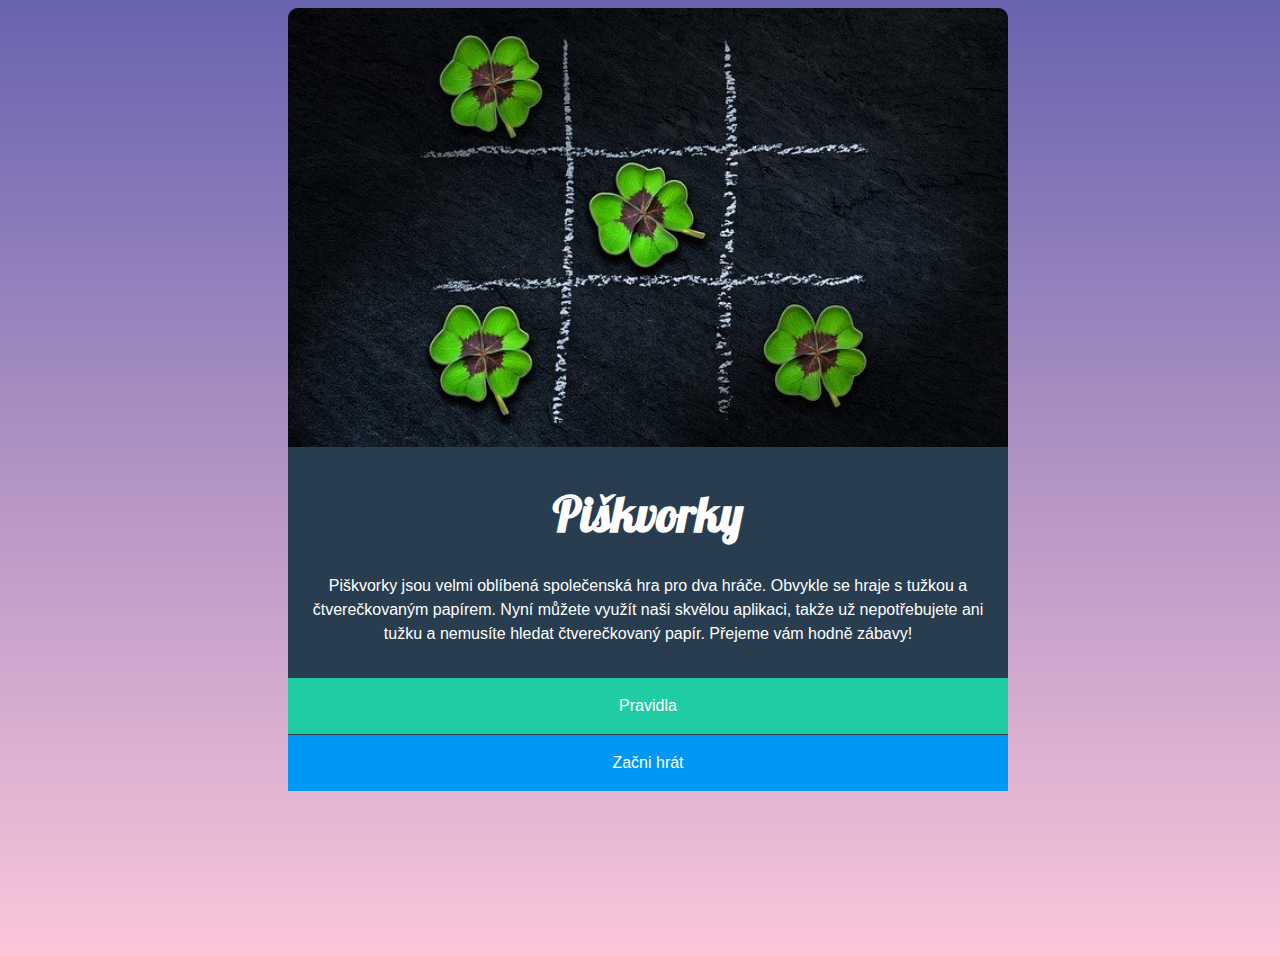
<file: index.html>
<!DOCTYPE html>
<html lang="cs">
  <head>
    <meta charset="UTF-8" />
    <meta name="viewport" content="width=device-width, initial-scale=1.0" />
    <meta http-equiv="X-UA-Compatible" content="ie=edge" />
    <title>Piškvorky</title>
    <link rel="preconnect" href="https://fonts.gstatic.com" />
    <link
      href="https://fonts.googleapis.com/css2?family=Lobster&display=swap"
      rel="stylesheet"
    />
    <link rel="stylesheet" type="text/css" href="styly.css" />
  </head>
  <body>
    <div class="flex-container">
      <header class="hlavicka">
        <img src="img/uvodni.jpeg" alt="piskvorky" />
      </header>
      <main class="stred">
        <h1 class="stred__nadpis">Piškvorky</h1>
        <p class="stred__odstavec">
          Piškvorky jsou velmi oblíbená společenská hra pro dva hráče. Obvykle
          se hraje s tužkou a čtverečkovaným papírem. Nyní můžete využít naši
          skvělou aplikaci, takže už nepotřebujete ani tužku a nemusíte hledat
          čtverečkovaný papír. Přejeme vám hodně zábavy!
        </p>
      </main>
      <div>
        <ul class="paticka">
          <li class="paticka__pravidla">
            <a href="pravidla.html">Pravidla</a>
          </li>
          <li class="paticka__zacni"><a href="hra.html">Začni hrát</a></li>
        </ul>
      </div>
    </div>
  </body>
</html>
</file>
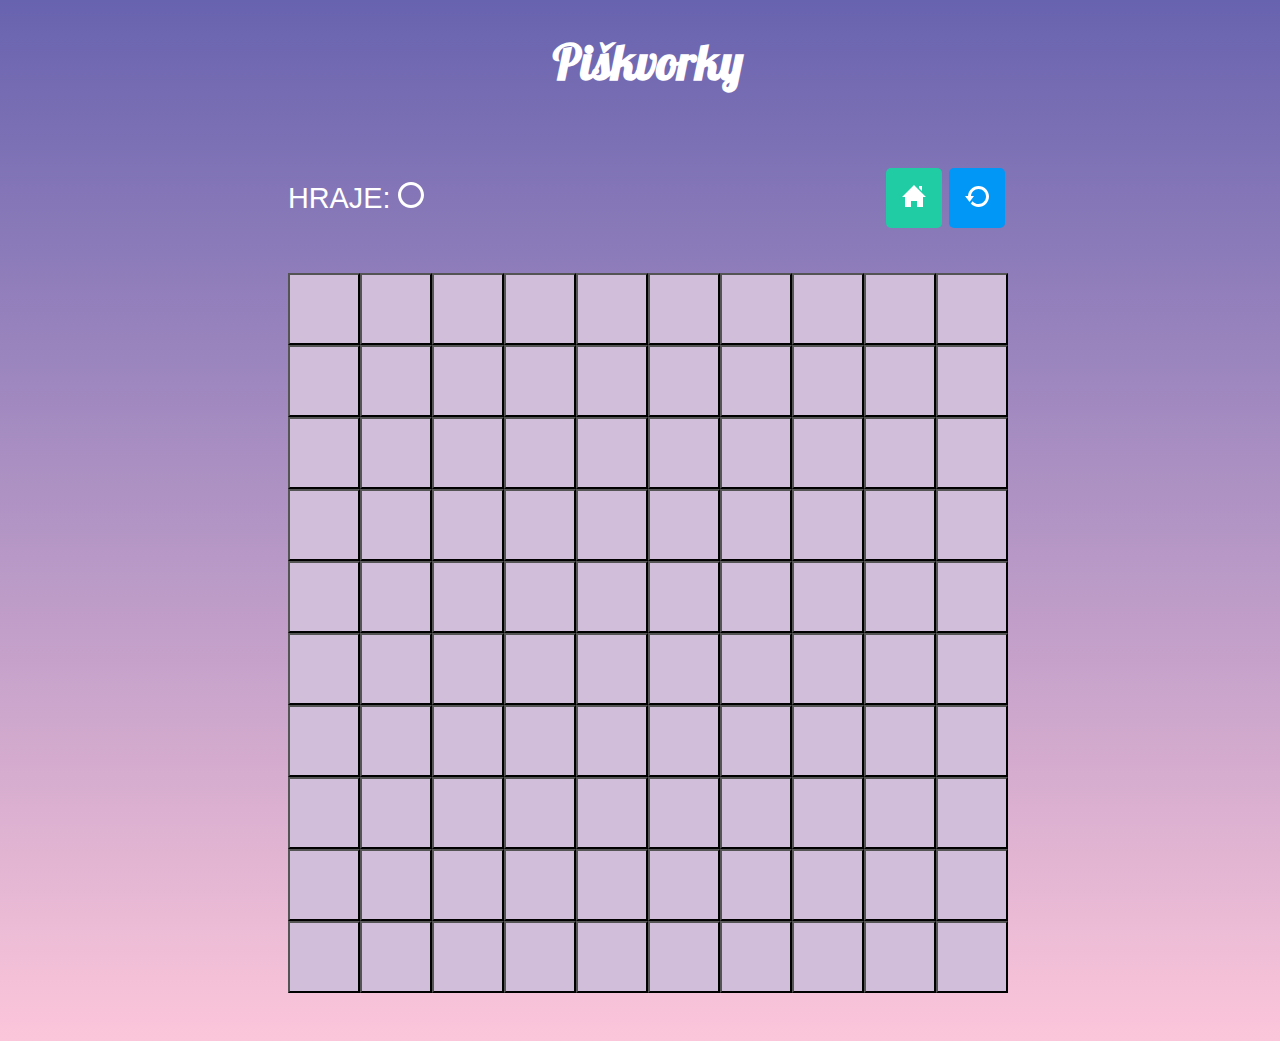
<file: hra.html>
<!DOCTYPE html>
<html lang="cs">
  <head>
    <meta charset="UTF-8" />
    <meta http-equiv="X-UA-Compatible" content="IE=edge" />
    <link rel="preconnect" href="https://fonts.gstatic.com" />
    <link
      href="https://fonts.googleapis.com/css2?family=Lobster&display=swap"
      rel="stylesheet"
    />
    <link rel="stylesheet" type="text/css" href="styly.css" />
    <meta name="viewport" content="width=device-width, initial-scale=1.0" />
    <title>Hraj</title>
  </head>
  <body>
    <div class="kontajner">
      <div class="hra">
        <header><h1>Piškvorky</h1></header>
      </div>

      <div class="hraje">
        <p>
          HRAJE:
          <img class="kolecko" src="img/circle.svg" alt="kolecko" />
        </p>

        <ul class="ikony">
          <li class="ikony--home">
            <a href="index.html"><img src="img/home.svg" alt="home" /></a>
          </li>
          <li class="ikony--restart">
            <a href="hra.html"><img src="img/restart.svg" alt="restart" /></a>
          </li>
        </ul>
      </div>

      <div class="ctverce">
        <button class="tlacitko"></button>
        <button class="tlacitko"></button>
        <button class="tlacitko"></button>
        <button class="tlacitko"></button>
        <button class="tlacitko"></button>
        <button class="tlacitko"></button>
        <button class="tlacitko"></button>
        <button class="tlacitko"></button>
        <button class="tlacitko"></button>
        <button class="tlacitko"></button>
        <button class="tlacitko"></button>
        <button class="tlacitko"></button>
        <button class="tlacitko"></button>
        <button class="tlacitko"></button>
        <button class="tlacitko"></button>
        <button class="tlacitko"></button>
        <button class="tlacitko"></button>
        <button class="tlacitko"></button>
        <button class="tlacitko"></button>
        <button class="tlacitko"></button>
        <button class="tlacitko"></button>
        <button class="tlacitko"></button>
        <button class="tlacitko"></button>
        <button class="tlacitko"></button>
        <button class="tlacitko"></button>
        <button class="tlacitko"></button>
        <button class="tlacitko"></button>
        <button class="tlacitko"></button>
        <button class="tlacitko"></button>
        <button class="tlacitko"></button>
        <button class="tlacitko"></button>
        <button class="tlacitko"></button>
        <button class="tlacitko"></button>
        <button class="tlacitko"></button>
        <button class="tlacitko"></button>
        <button class="tlacitko"></button>
        <button class="tlacitko"></button>
        <button class="tlacitko"></button>
        <button class="tlacitko"></button>
        <button class="tlacitko"></button>
        <button class="tlacitko"></button>
        <button class="tlacitko"></button>
        <button class="tlacitko"></button>
        <button class="tlacitko"></button>
        <button class="tlacitko"></button>
        <button class="tlacitko"></button>
        <button class="tlacitko"></button>
        <button class="tlacitko"></button>
        <button class="tlacitko"></button>
        <button class="tlacitko"></button>
        <button class="tlacitko"></button>
        <button class="tlacitko"></button>
        <button class="tlacitko"></button>
        <button class="tlacitko"></button>
        <button class="tlacitko"></button>
        <button class="tlacitko"></button>
        <button class="tlacitko"></button>
        <button class="tlacitko"></button>
        <button class="tlacitko"></button>
        <button class="tlacitko"></button>
        <button class="tlacitko"></button>
        <button class="tlacitko"></button>
        <button class="tlacitko"></button>
        <button class="tlacitko"></button>
        <button class="tlacitko"></button>
        <button class="tlacitko"></button>
        <button class="tlacitko"></button>
        <button class="tlacitko"></button>
        <button class="tlacitko"></button>
        <button class="tlacitko"></button>
        <button class="tlacitko"></button>
        <button class="tlacitko"></button>
        <button class="tlacitko"></button>
        <button class="tlacitko"></button>
        <button class="tlacitko"></button>
        <button class="tlacitko"></button>
        <button class="tlacitko"></button>
        <button class="tlacitko"></button>
        <button class="tlacitko"></button>
        <button class="tlacitko"></button>
        <button class="tlacitko"></button>
        <button class="tlacitko"></button>
        <button class="tlacitko"></button>
        <button class="tlacitko"></button>
        <button class="tlacitko"></button>
        <button class="tlacitko"></button>
        <button class="tlacitko"></button>
        <button class="tlacitko"></button>
        <button class="tlacitko"></button>
        <button class="tlacitko"></button>
        <button class="tlacitko"></button>
        <button class="tlacitko"></button>
        <button class="tlacitko"></button>
        <button class="tlacitko"></button>
        <button class="tlacitko"></button>
        <button class="tlacitko"></button>
        <button class="tlacitko"></button>
        <button class="tlacitko"></button>
        <button class="tlacitko"></button>
        <button class="tlacitko"></button>
      </div>
    </div>
    <script src="index.js"></script>
  </body>
</html>
</file>
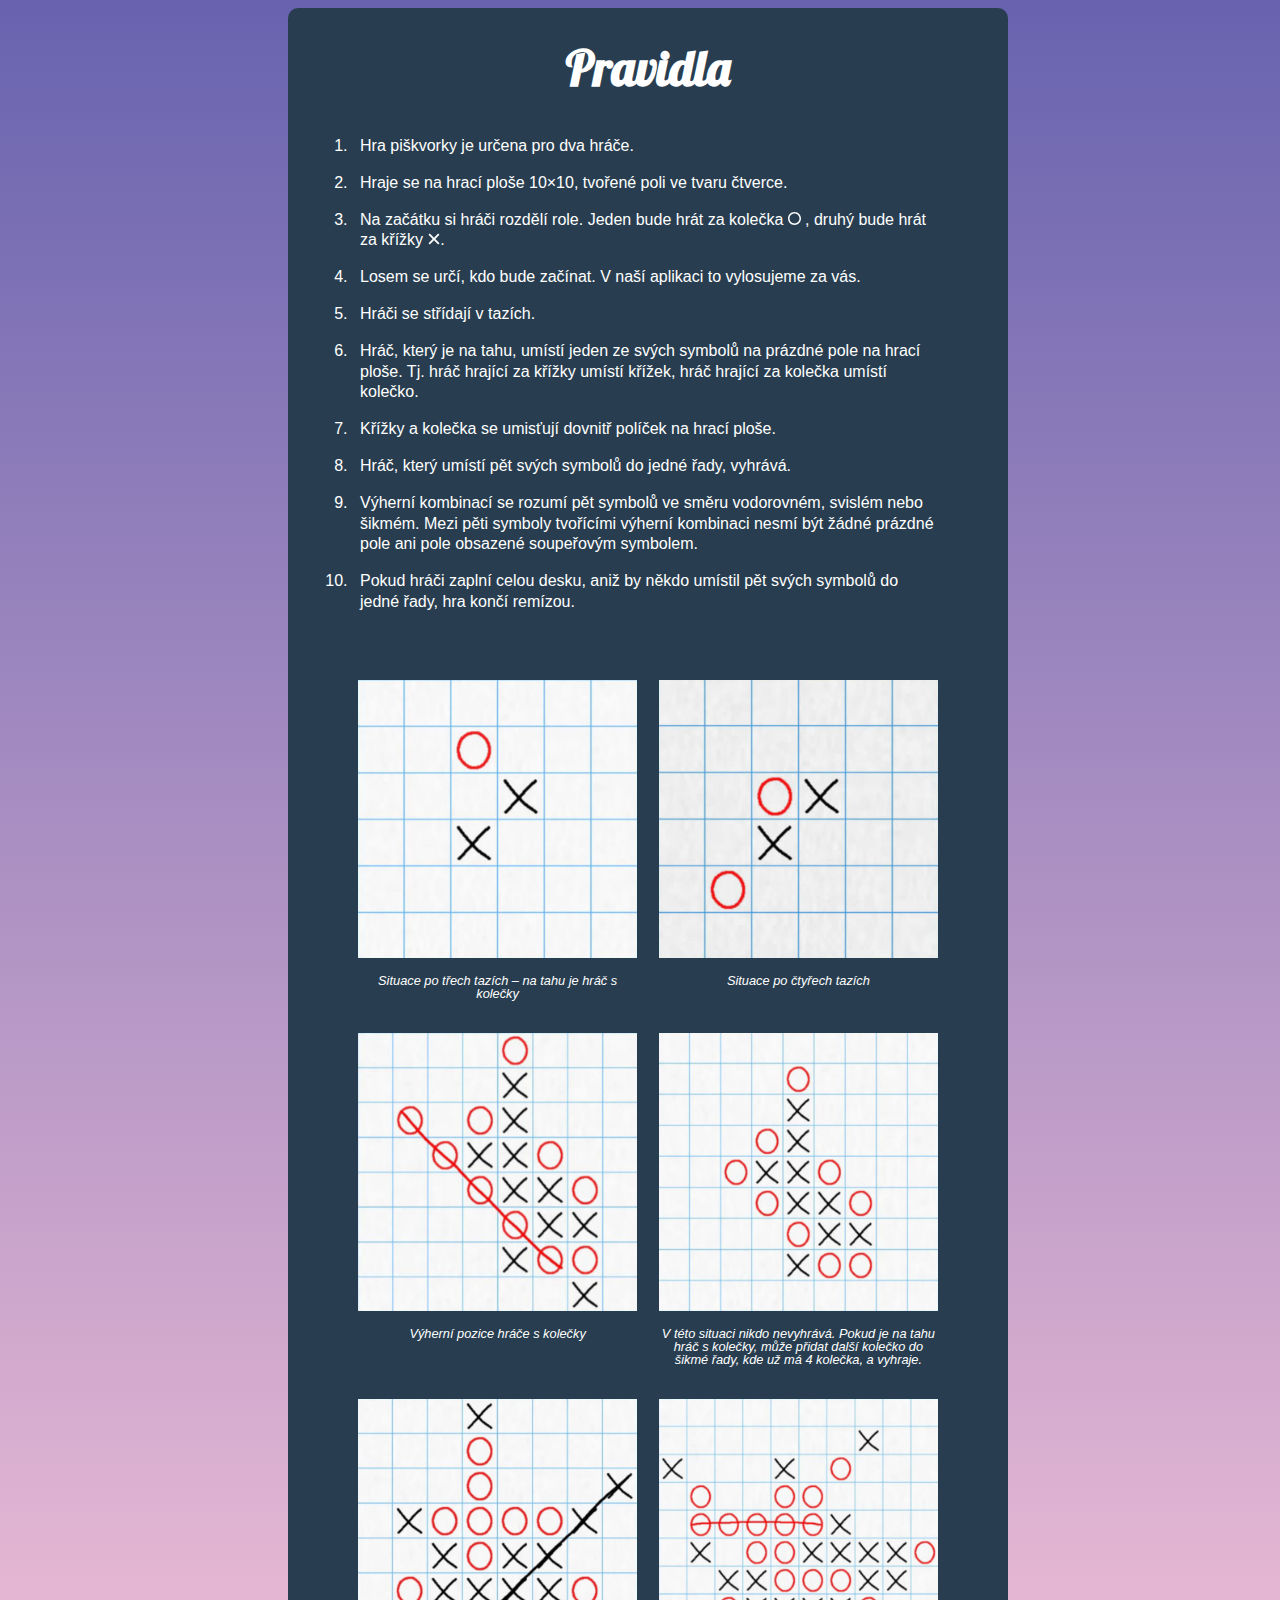
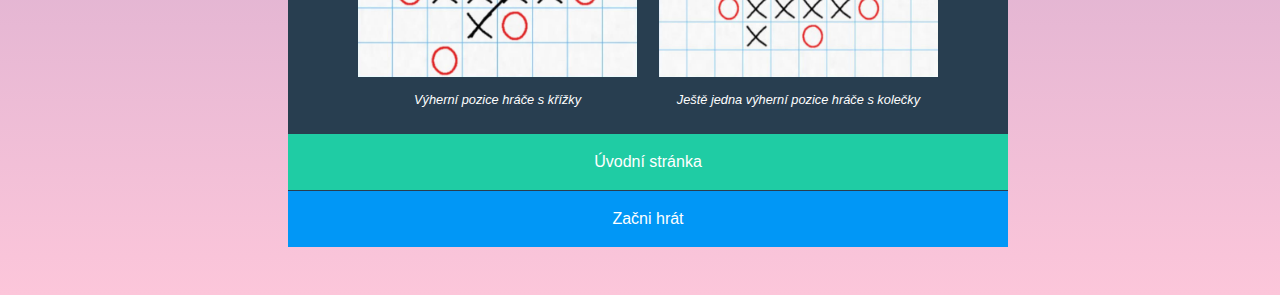
<file: pravidla.html>
<!DOCTYPE html>
<html lang="cs">
  <head>
    <meta charset="UTF-8" />
    <meta name="viewport" content="width=device-width, initial-scale=1.0" />
    <meta http-equiv="X-UA-Compatible" content="ie=edge" />
    <title>Piškvorky</title>
    <link rel="preconnect" href="https://fonts.gstatic.com" />
    <link
      href="https://fonts.googleapis.com/css2?family=Lobster&display=swap"
      rel="stylesheet"
    />
    <link rel="stylesheet" type="text/css" href="styly.css" />
  </head>
  <body>
    <div class="flex-container">
      <main class="stred">
        <h1 class="stred__nadpis">Pravidla</h1>
        <ol>
          <li>
            <span>Hra piškvorky je určena pro dva hráče.</span>
          </li>
          <li>
            <span
              >Hraje se na hrací ploše 10×10, tvořené poli ve tvaru
              čtverce.</span
            >
          </li>
          <li>
            <span>Na začátku si hráči rozdělí role. Jeden bude hrát za kolečka
            <img class="kolecko" src="img/circle.svg" alt="kolečko" />
            , druhý bude hrát za křížky
            <img class="krizek" src="img/cross.svg" alt="křížek" />.
          </li>
          <li>Losem se určí, kdo bude začínat. V naší aplikaci to vylosujeme za
            vás.</span>
          </li>
          <li><span>Hráči se střídají v tazích.</span></li>
          <li><span>
            Hráč, který je na tahu, umístí jeden ze svých symbolů na prázdné
            pole na hrací ploše. Tj. hráč hrající za křížky umístí křížek, hráč
            hrající za kolečka umístí kolečko.
          </span></li>
          <li><span>Křížky a kolečka se umisťují dovnitř políček na hrací ploše.</span></li>
          <li><span>Hráč, který umístí pět svých symbolů do jedné řady, vyhrává.</span></li>
          <li><span>
            Výherní kombinací se rozumí pět symbolů ve směru vodorovném, svislém
            nebo šikmém. Mezi pěti symboly tvořícími výherní kombinaci nesmí být
            žádné prázdné pole ani pole obsazené soupeřovým symbolem.
          </span></li>
          <li><span>
            Pokud hráči zaplní celou desku, aniž by někdo umístil pět svých
            symbolů do jedné řady, hra končí remízou.
          </span></li>
        </ol>

        <div class="flex-obrazky">
            <div class="obrazek">
              <figure>
                <img src="img/instructions-01.jpeg" alt=" " />
                <figcaption>
                  Situace po třech tazích – na tahu je hráč s kolečky
                </figcaption>
              </figure>
             </div>

            <div class="obrazek">
            <figure>
                <img src="img/instructions-02.jpeg" alt=" " />
                <figcaption>Situace po čtyřech tazích</figcaption>
              </figure>
            </div>  

            <div class="obrazek">
              <figure>
                <img src="img/instructions-03.jpeg" alt=" " />
                <figcaption>Výherní pozice hráče s kolečky</figcaption>
              </figure>
            </div>

            <div class="obrazek">
              <figure>
              <img src="img/instructions-04.jpeg" alt=" " />
              <figcaption>
                V této situaci nikdo nevyhrává. Pokud je na tahu hráč s kolečky,
                může přidat další kolečko do šikmé řady, kde už má 4 kolečka, a
                vyhraje.
              </figcaption>
              </figure>
            </div>

            <div class="obrazek">
              <figure>
              <img src="img/instructions-05.jpeg" alt=" " />
              <figcaption>Výherní pozice hráče s křížky</figcaption>
            </figure>
            </div>

            <div class="obrazek">
              <figure>
              <img src="img/instructions-06.jpeg" alt=" " />
              <figcaption>Ještě jedna výherní pozice hráče s kolečky</figcaption>
              </figure>
            </div>
          </div>
      </main>
      <div>
        <ul class="paticka">
          <li class="paticka__uvodni-stranka">
            <a href="index.html">Úvodní stránka</a>
          </li>
          <li class="paticka__zacni">
            <a href="hra.html">Začni hrát</a>
          </li>
        </ul>
      </div>
    </div>
  </body>
</html>
</file>
<file: styly.css>
html {
  box-sizing: border-box;
}
*,
::after,
::before {
  box-sizing: inherit;
}

body {
  width: 100vw;
  min-height: 100vh;
  background: linear-gradient(#6863af, #fcc6da);
  font-family: "Roboto", sans-serif;
  margin-bottom: 3em;
}

.flex-container {
  text-align: center;
  min-width: 80vmin;
  background-color: #283e50;
  color: white;
  line-height: 1.5;
  margin: 0 auto;
  border-radius: 10px 10px 0px 0px;
}

.hlavicka img {
  width: 100%;
  border-radius: 10px 10px 0px 0px;
}

img.kolecko,
img.krizek {
  display: inline-block;
  filter: invert(100%);
  width: 0.8em;
  height: 0.8em;
  padding: 0px;
}

.stred__nadpis {
  font-family: "Lobster", sans-serif;
  background-color: transparent;
  font-size: 3em;
  font-weight: 600;
  margin-block-start: 0rem;
  margin-block-end: 0rem;
  padding: 0.5em;
}

.stred__odstavec {
  font-family: "Roboto", sans-serif;
  font-size: 1em;
  margin-block-start: 0em;
  margin-block-end: 0em;
  padding: 0 1em 2em 1em;
}

.paticka {
  text-align: center;
  padding: 0;
}

ul.paticka {
  list-style: none;
  padding-inline-start: 0em;
  margin-block-start: 0em;
  margin-block-end: 0em;
}

ol {
  padding: 0em 4em 2em 4em;
  margin: 0;
}

ol li {
  text-align: left;
  padding: 0.5em;
  line-height: 1.3;
}

a {
  display: inline-block;
  width: 100%;
  padding: 1em;
  font-family: "Roboto", sans-serif;
  color: white;
  text-decoration: none;
  margin: 0;
}

.paticka__pravidla,
.paticka__uvodni-stranka {
  background-color: #1fcca4;
  border-bottom: 1px solid #283e50;
}

.paticka__pravidla a:hover, /* bez toho dvojitýho a:hover mi ten první hover nefunguje */
.paticka__uvodni-stranka a:hover {
  background-color: #1cbb96;
}

.paticka__zacni {
  background-color: #0197f6;
}

.paticka__zacni a:hover {
  background-color: #0090e9;
}

figcaption {
  font-style: italic;
  text-align: center;
  font-size: 0.8em;
  line-height: 1;
  margin-top: 10px;
}

.obrazek img {
  width: 100%;
}

@media (min-width: 540px) {
  .flex-container {
    width: 50%;
  }
  .flex-obrazky {
    display: flex;
    flex-wrap: wrap;
    padding: 0.7em;
  }

  .obrazek {
    width: calc(100% / 2);
    display: flex;
    text-align: center;
    padding: 0em 0.7em;
  }

  figure {
    margin-inline-start: 0px;
    margin-inline-end: 0px;
  }

  .obrazek img {
    width: 100%;
  }
}

@media (min-width: 960px) {
  .flex-container {
    max-width: 60%;
  }
  .flex-obrazky {
    display: flex;
    flex-wrap: wrap;
    flex-direction: row;
    padding: 0.7em;
    margin: 0em 3em;
  }

  .obrazek {
    display: flex;
    text-align: center;
    padding: 0em 0.7em;
  }

  figure {
    flex-grow: 1;
    margin-inline-start: 0px;
    margin-inline-end: 0px;
  }
}

.kontajner {
  width: 80vmin;
  background-color: transparent;
  color: white;
  margin: 0 auto;
}

.hra h1 {
  text-align: center;
  color: white;
  font-family: "Lobster";
  font-size: 3em;
}

.hraje {
  display: flex;
  flex-direction: row;
  align-content: center;
  align-items: baseline;
  justify-content: space-between;
}

.hraje p {
  margin-block-start: 2em;
  margin-block-end: 2em;
  font-size: 1.8em;
}

.hraje .kolecko {
  filter: invert(100%);
  width: 0.9em;
  height: 0.9em;
}

.hraje ul {
  display: flex;
  flex-direction: row;
  justify-content: flex-end;
  list-style: none;
}

.ikony li {
  margin: 0.2em;
}

.ikony a {
  width: 100%;
  height: 100%;
}

.ikony--home,
.ikony--restart {
  border-radius: 5px;
}

.ikony--home,
.ikony--restart a:hover {
  width: 100%;
  height: 100%;
}

.ikony img {
  width: 1.5em;
  height: 1.5em;
  align-items: center;
}

.ikony--home {
  background-color: #1fcca4;
}

.ikony--home a:hover {
  background-color: #1cbb96;
  border-radius: 5px;
}

.ikony--restart {
  background-color: #0197f6;
}

.ikony--restart a:hover {
  background-color: #0090e9;
  border-radius: 5px;
}

.ctverce {
  display: flex;
  flex-direction: row;
  flex-wrap: wrap;
  flex-grow: 1;
  width: 100%;
}

.tlacitko {
  background-color: #d0bedb;
  width: calc(80vmin / 10);
  height: calc(80vmin / 10);
  border-width: 2px;
  padding: 0px;
  outline: none; /* odmaže růžový boxík kolem čtverečků */
}

.tlacitko--kolecko {
  background-image: url("img/circle.svg");
  background-size: calc(80vmin / 10) - 1;
  background-repeat: no-repeat;
  background-position: center;
}

.tlacitko--krizek {
  background-image: url("img/cross.svg");
  background-size: calc(80vmin / 10) - 1;
  background-repeat: no-repeat;
  background-position: center;
}

.tlacitko:hover,
.tlacitko:focus {
  background-color: #f6ecfc;
}
</file>
